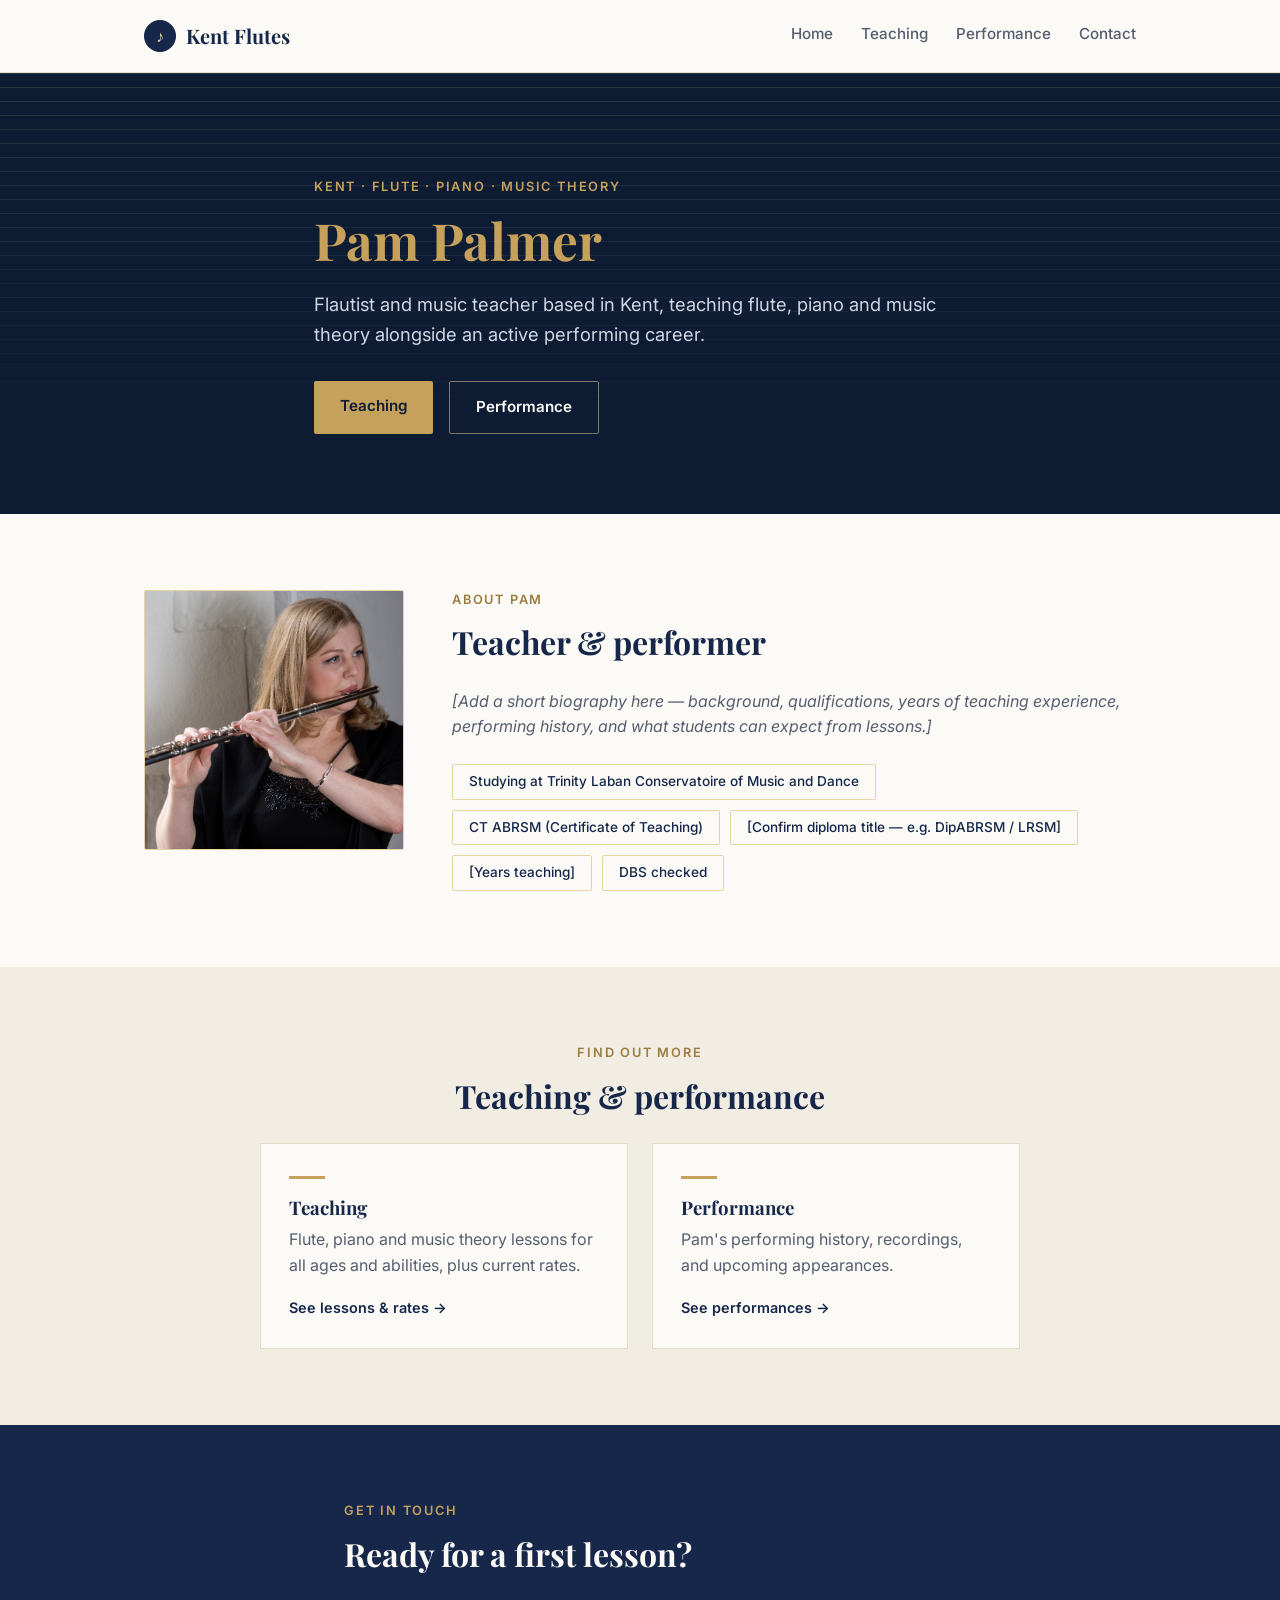
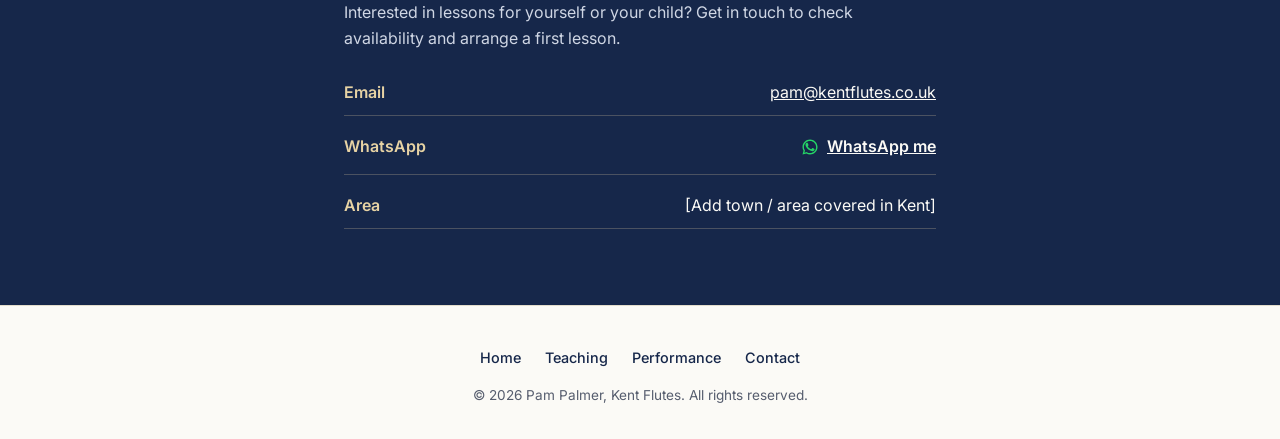
<file: index.html>
<!DOCTYPE html>
<html lang="en">
<head>
<meta charset="UTF-8">
<meta name="viewport" content="width=device-width, initial-scale=1.0">
<title>Pam Palmer | Kent Flutes — Flautist &amp; Music Teacher</title>
<meta name="description" content="Pam Palmer is a Kent-based flautist and music teacher, offering flute, piano and music theory lessons alongside an active performing career.">
<link rel="preconnect" href="https://fonts.googleapis.com">
<link rel="preconnect" href="https://fonts.gstatic.com" crossorigin>
<link href="https://fonts.googleapis.com/css2?family=Playfair+Display:wght@600;700&family=Inter:wght@400;500;600&display=swap" rel="stylesheet">
<link rel="stylesheet" href="styles.css">
</head>
<body>

<header class="site-header">
  <div class="wrap header-inner">
    <a class="brand" href="index.html">
      <span class="brand-mark" aria-hidden="true">♪</span>
      <span class="brand-text">Kent Flutes</span>
    </a>
    <nav class="nav" aria-label="Primary">
      <a href="index.html" aria-current="page">Home</a>
      <a href="teaching.html">Teaching</a>
      <a href="performance.html">Performance</a>
      <a href="index.html#contact">Contact</a>
    </nav>
  </div>
</header>

<main id="top">

  <section class="hero">
    <div class="hero-staff" aria-hidden="true"></div>
    <div class="wrap hero-inner">
      <p class="eyebrow">Kent &middot; Flute &middot; Piano &middot; Music Theory</p>
      <h1><span>Pam Palmer</span></h1>
      <p class="hero-lede">
        Flautist and music teacher based in Kent, teaching flute, piano and
        music theory alongside an active performing career.
      </p>
      <div class="hero-actions">
        <a class="btn btn-primary" href="teaching.html">Teaching</a>
        <a class="btn btn-ghost" href="performance.html">Performance</a>
      </div>
    </div>
  </section>

  <section id="about" class="section">
    <div class="wrap about-grid">
      <div class="about-photo">
        <img src="images/pam-playing.jpg" alt="Pam Palmer playing the flute">
      </div>
      <div class="about-copy">
        <p class="eyebrow eyebrow-dark">About Pam</p>
        <h2>Teacher &amp; performer</h2>
        <p>
          <em>[Add a short biography here — background, qualifications, years of
          teaching experience, performing history, and what students can expect
          from lessons.]</em>
        </p>
        <ul class="badges">
          <li>Studying at Trinity Laban Conservatoire of Music and Dance</li>
          <li>CT ABRSM (Certificate of Teaching)</li>
          <li>[Confirm diploma title — e.g. DipABRSM / LRSM]</li>
          <li>[Years teaching]</li>
          <li>DBS checked</li>
        </ul>
      </div>
    </div>
  </section>

  <section id="explore" class="section section-alt">
    <div class="wrap">
      <p class="eyebrow eyebrow-dark center">Find out more</p>
      <h2 class="center">Teaching &amp; performance</h2>
      <div class="link-cards">
        <a class="link-card" href="teaching.html">
          <span class="card-rule" aria-hidden="true"></span>
          <h3>Teaching</h3>
          <p>
            Flute, piano and music theory lessons for all ages and
            abilities, plus current rates.
          </p>
          <span class="link-card-cta">See lessons &amp; rates &rarr;</span>
        </a>
        <a class="link-card" href="performance.html">
          <span class="card-rule" aria-hidden="true"></span>
          <h3>Performance</h3>
          <p>
            Pam's performing history, recordings, and upcoming
            appearances.
          </p>
          <span class="link-card-cta">See performances &rarr;</span>
        </a>
      </div>
    </div>
  </section>

  <section id="contact" class="section section-dark">
    <div class="wrap contact-grid">
      <div>
        <p class="eyebrow">Get in touch</p>
        <h2>Ready for a first lesson?</h2>
        <p class="contact-lede">
          Interested in lessons for yourself or your child? Get in touch to
          check availability and arrange a first lesson.
        </p>
        <dl class="contact-details">
          <div>
            <dt>Email</dt>
            <dd><a href="mailto:pam@kentflutes.co.uk">pam@kentflutes.co.uk</a></dd>
          </div>
          <div>
            <dt>WhatsApp</dt>
            <dd>
              <a class="whatsapp-link" href="https://wa.me/44[ADD WHATSAPP NUMBER]" target="_blank" rel="noopener">
                <svg class="whatsapp-icon" viewBox="0 0 24 24" aria-hidden="true"><path d="M17.47 14.38c-.3-.15-1.76-.87-2.03-.97-.27-.1-.47-.15-.67.15-.2.3-.77.97-.94 1.17-.17.2-.35.22-.65.07-.3-.15-1.26-.46-2.4-1.48-.89-.79-1.48-1.76-1.66-2.06-.17-.3-.02-.46.13-.61.14-.14.3-.35.45-.52.15-.17.2-.3.3-.5.1-.2.05-.37-.02-.52-.07-.15-.67-1.6-.91-2.2-.24-.58-.49-.5-.67-.51h-.57c-.2 0-.52.07-.79.37-.27.3-1.04 1.02-1.04 2.48 0 1.46 1.07 2.87 1.22 3.07.15.2 2.1 3.2 5.08 4.49.71.31 1.26.49 1.69.63.71.22 1.36.19 1.87.12.57-.09 1.76-.72 2.01-1.41.25-.69.25-1.28.17-1.41-.07-.12-.27-.2-.57-.35z"/><path d="M12.02 2C6.5 2 2 6.47 2 11.96c0 1.84.5 3.56 1.38 5.04L2 22l5.17-1.35a10.01 10.01 0 0 0 4.85 1.24h.01c5.52 0 10.01-4.47 10.01-9.96C21.99 6.47 17.5 2 12.02 2Zm0 18.12h-.01a8.1 8.1 0 0 1-4.14-1.14l-.3-.17-3.07.8.82-2.98-.2-.31a8.08 8.08 0 0 1-1.25-4.36c0-4.47 3.65-8.1 8.16-8.1 2.18 0 4.22.85 5.76 2.39a8.05 8.05 0 0 1 2.39 5.73c0 4.47-3.66 8.14-8.16 8.14Z"/></svg>
                WhatsApp me
              </a>
            </dd>
          </div>
          <div>
            <dt>Area</dt>
            <dd>[Add town / area covered in Kent]</dd>
          </div>
        </dl>
      </div>
    </div>
  </section>

</main>

<footer class="site-footer">
  <div class="wrap footer-inner">
    <nav class="footer-nav" aria-label="Footer">
      <a href="index.html">Home</a>
      <a href="teaching.html">Teaching</a>
      <a href="performance.html">Performance</a>
      <a href="index.html#contact">Contact</a>
    </nav>
    <p>&copy; <span id="year"></span> Pam Palmer, Kent Flutes. All rights reserved.</p>
  </div>
</footer>

<script>
  document.getElementById('year').textContent = new Date().getFullYear();
</script>

</body>
</html>
</file>
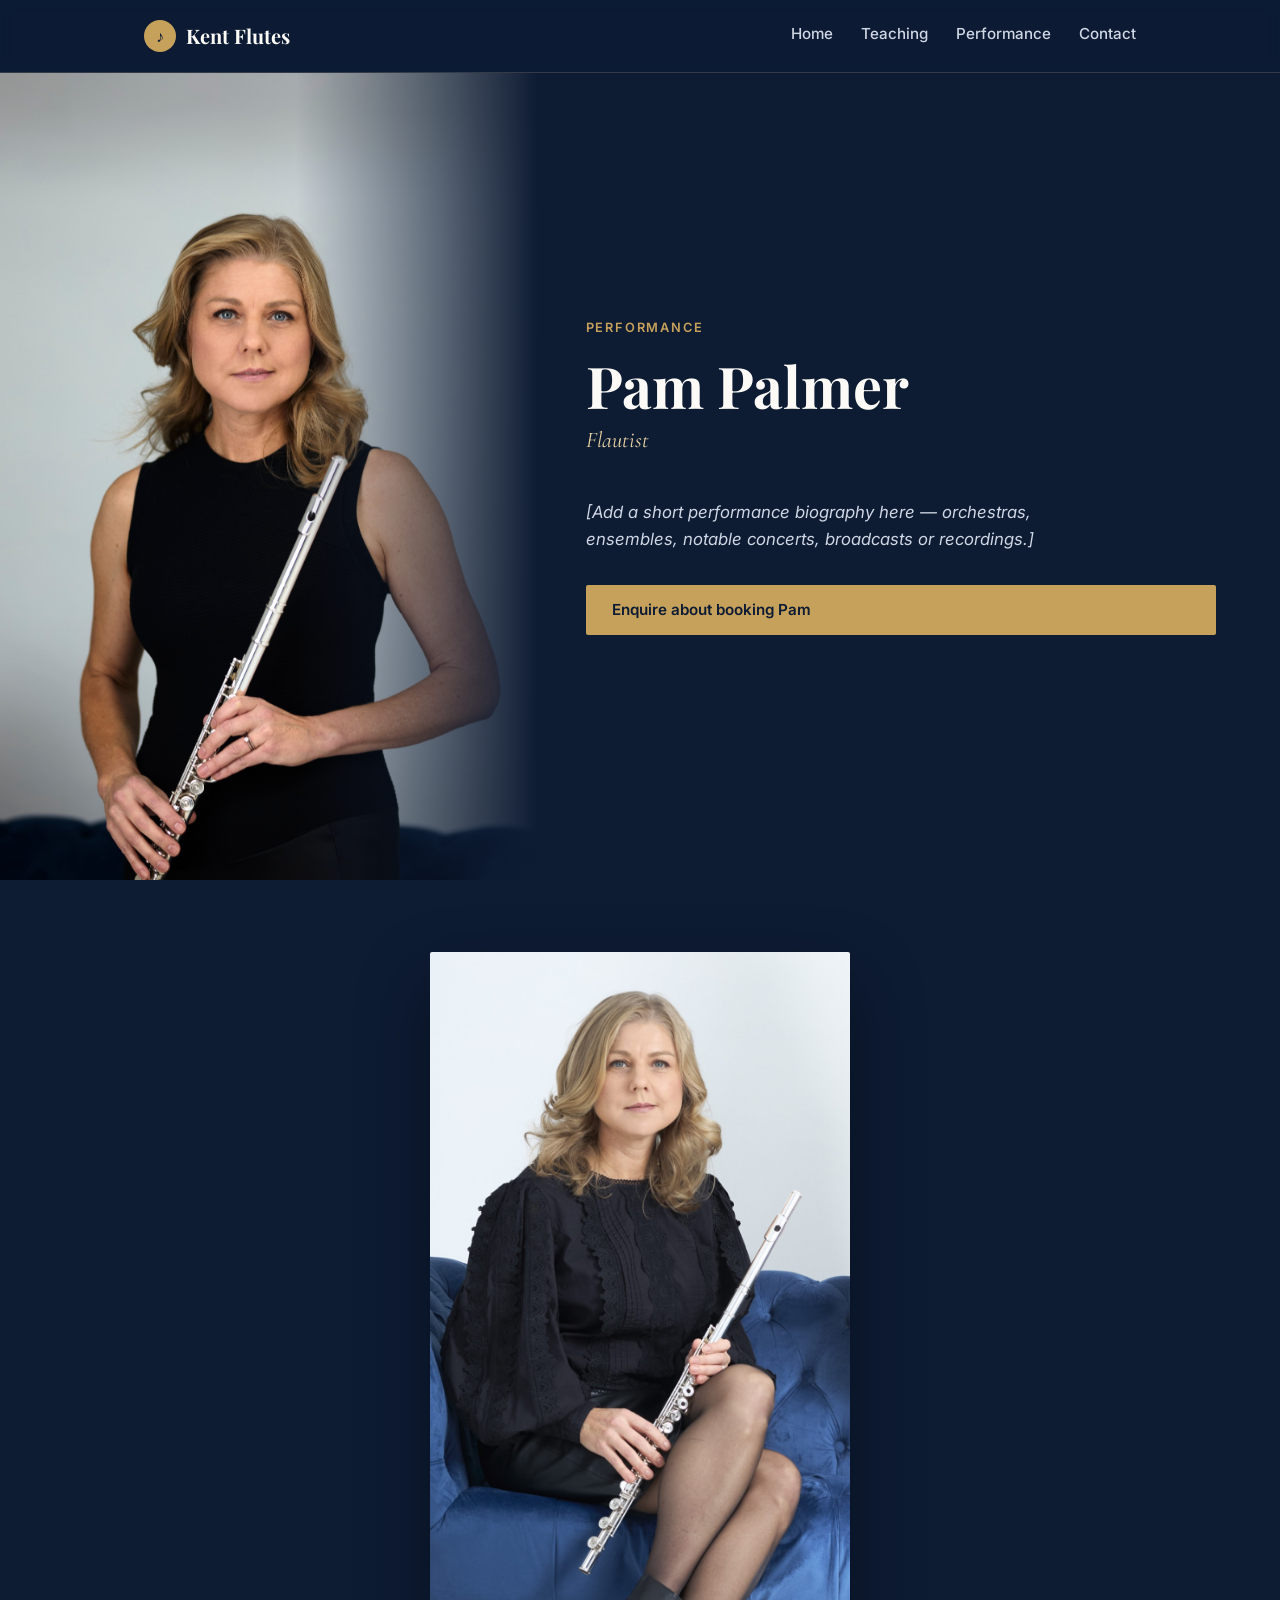
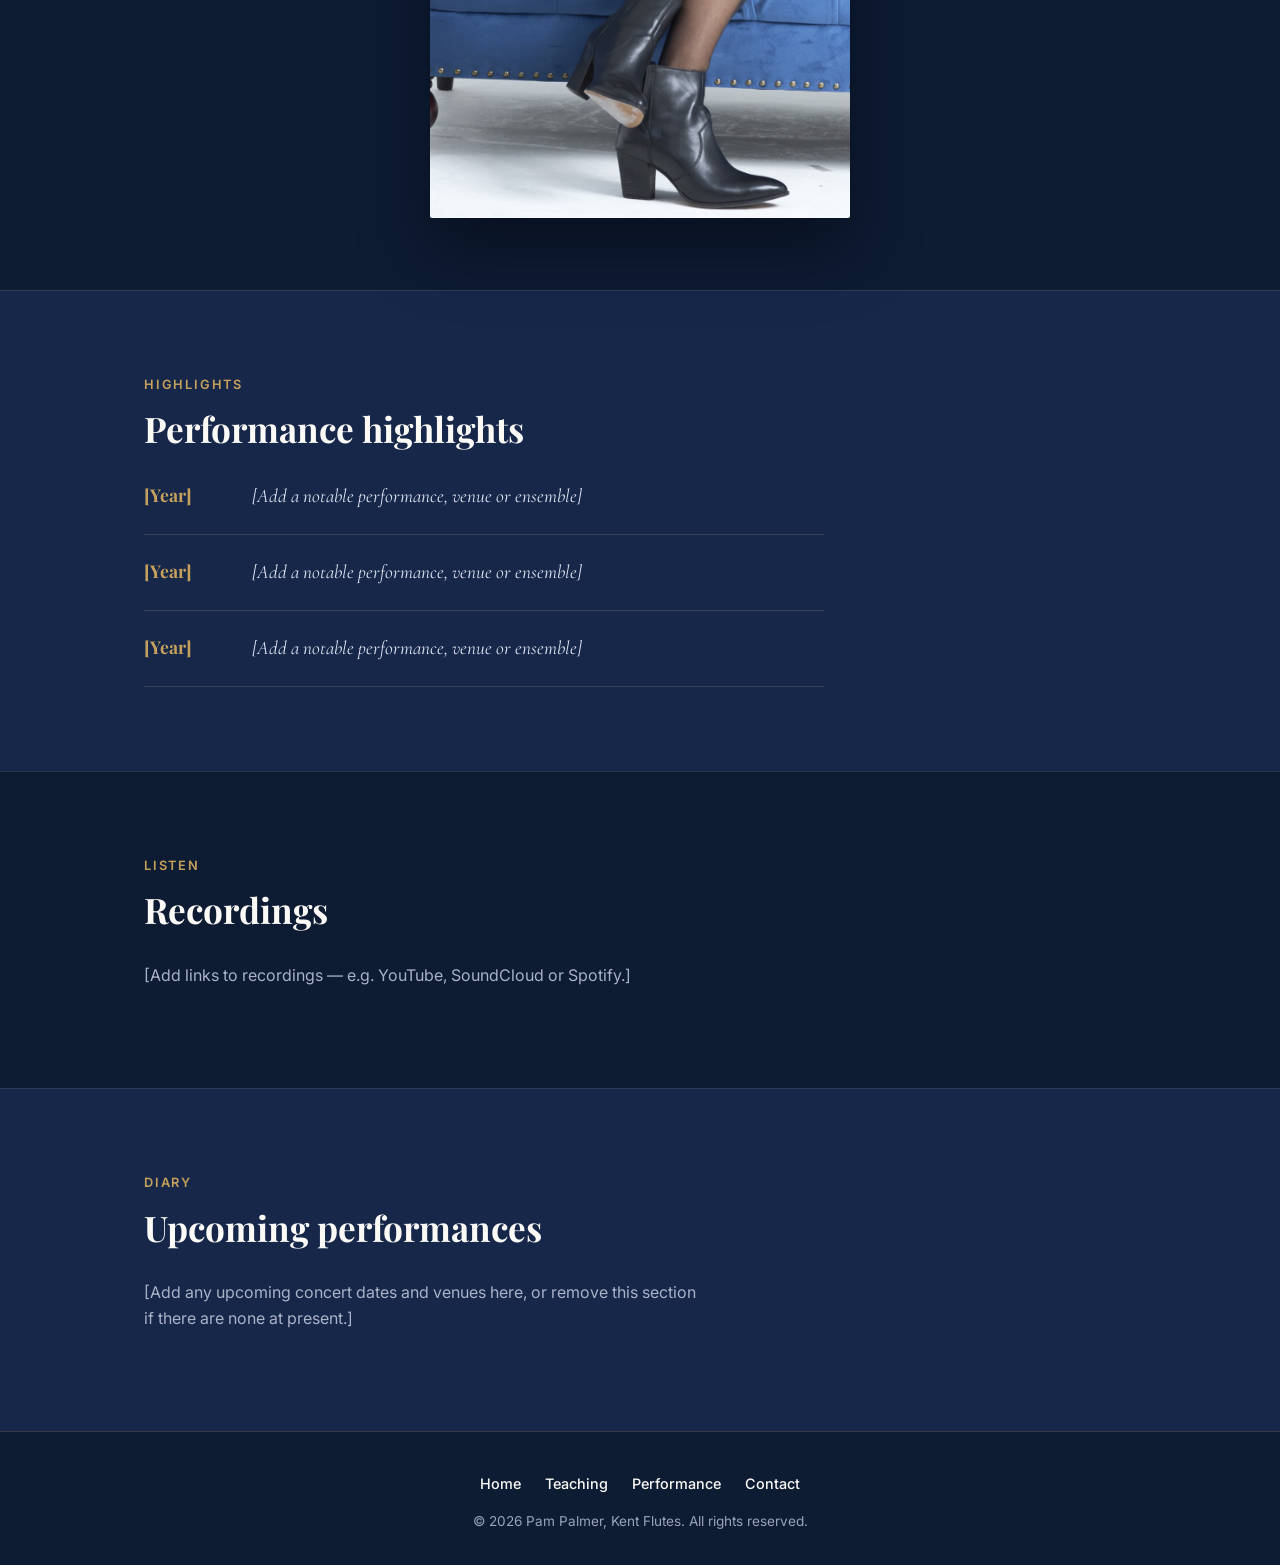
<file: performance.html>
<!DOCTYPE html>
<html lang="en">
<head>
<meta charset="UTF-8">
<meta name="viewport" content="width=device-width, initial-scale=1.0">
<title>Performance | Pam Palmer, Kent Flutes</title>
<meta name="description" content="Pam Palmer's performing history, recordings and upcoming appearances.">
<link rel="preconnect" href="https://fonts.googleapis.com">
<link rel="preconnect" href="https://fonts.gstatic.com" crossorigin>
<link href="https://fonts.googleapis.com/css2?family=Playfair+Display:wght@600;700&family=Cormorant+Garamond:ital,wght@1,500&family=Inter:wght@400;500;600&display=swap" rel="stylesheet">
<link rel="stylesheet" href="styles.css">
</head>
<body class="performance-page">

<header class="site-header">
  <div class="wrap header-inner">
    <a class="brand" href="index.html">
      <span class="brand-mark" aria-hidden="true">♪</span>
      <span class="brand-text">Kent Flutes</span>
    </a>
    <nav class="nav" aria-label="Primary">
      <a href="index.html">Home</a>
      <a href="teaching.html">Teaching</a>
      <a href="performance.html" aria-current="page">Performance</a>
      <a href="index.html#contact">Contact</a>
    </nav>
  </div>
</header>

<main>

  <section class="perf-hero">
    <div class="perf-hero-media">
      <img src="images/pam-performance.jpg" alt="Pam Palmer holding a flute">
    </div>
    <div class="perf-hero-panel">
      <p class="eyebrow">Performance</p>
      <h1>Pam Palmer</h1>
      <p class="perf-role">Flautist</p>
      <p class="perf-bio">
        <em>[Add a short performance biography here — orchestras, ensembles,
        notable concerts, broadcasts or recordings.]</em>
      </p>
      <a class="btn btn-primary" href="index.html#contact">Enquire about booking Pam</a>
    </div>
  </section>

  <section class="perf-gallery">
    <img src="images/pam-editorial.jpg" alt="Pam Palmer with her flute">
  </section>

  <section id="highlights" class="perf-section">
    <div class="wrap">
      <p class="eyebrow">Highlights</p>
      <h2>Performance highlights</h2>
      <ul class="perf-timeline">
        <li>
          <span class="perf-timeline-date">[Year]</span>
          <span class="perf-timeline-body">[Add a notable performance, venue or ensemble]</span>
        </li>
        <li>
          <span class="perf-timeline-date">[Year]</span>
          <span class="perf-timeline-body">[Add a notable performance, venue or ensemble]</span>
        </li>
        <li>
          <span class="perf-timeline-date">[Year]</span>
          <span class="perf-timeline-body">[Add a notable performance, venue or ensemble]</span>
        </li>
      </ul>
    </div>
  </section>

  <section id="recordings" class="perf-section perf-section-deep">
    <div class="wrap">
      <p class="eyebrow">Listen</p>
      <h2>Recordings</h2>
      <p class="perf-muted">[Add links to recordings — e.g. YouTube, SoundCloud or Spotify.]</p>
    </div>
  </section>

  <section id="upcoming" class="perf-section">
    <div class="wrap">
      <p class="eyebrow">Diary</p>
      <h2>Upcoming performances</h2>
      <p class="perf-muted">[Add any upcoming concert dates and venues here, or remove this section if there are none at present.]</p>
    </div>
  </section>

</main>

<footer class="site-footer">
  <div class="wrap footer-inner">
    <nav class="footer-nav" aria-label="Footer">
      <a href="index.html">Home</a>
      <a href="teaching.html">Teaching</a>
      <a href="performance.html">Performance</a>
      <a href="index.html#contact">Contact</a>
    </nav>
    <p>&copy; <span id="year"></span> Pam Palmer, Kent Flutes. All rights reserved.</p>
  </div>
</footer>

<script>
  document.getElementById('year').textContent = new Date().getFullYear();
</script>

</body>
</html>
</file>
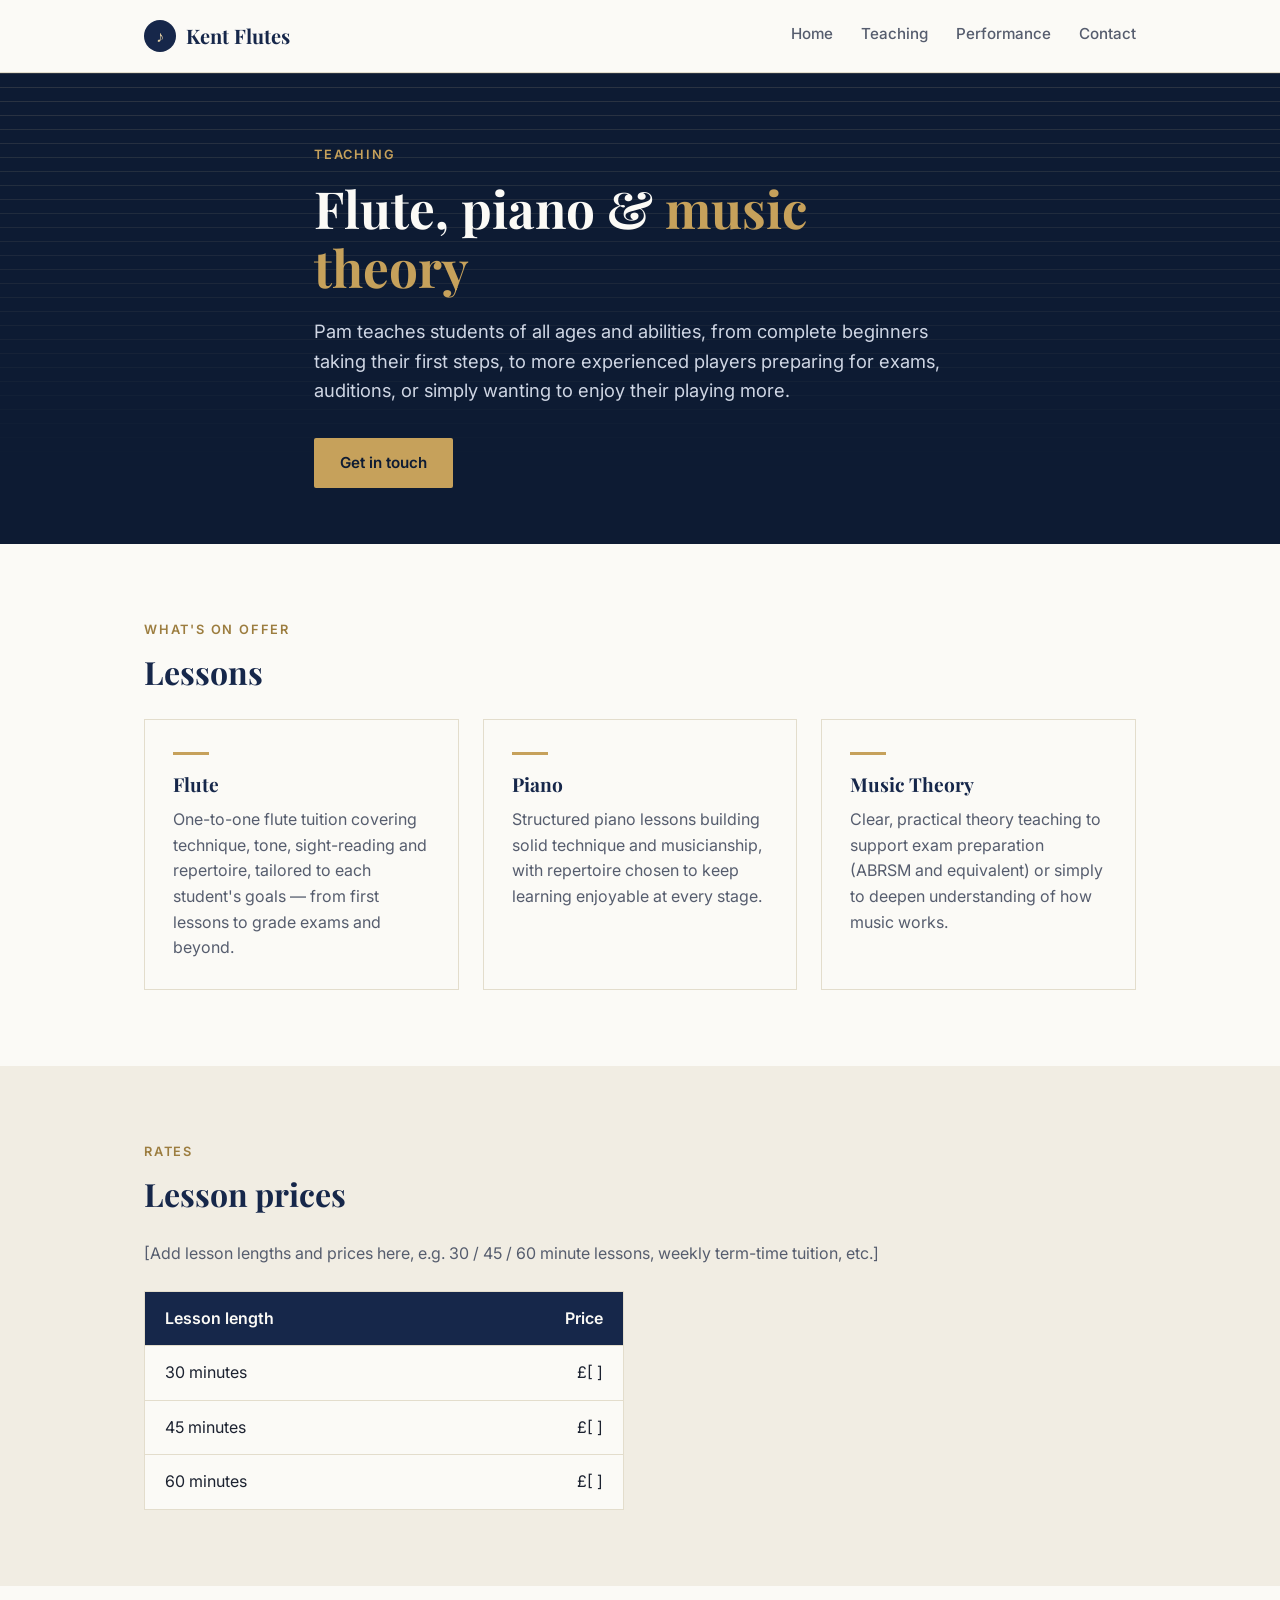
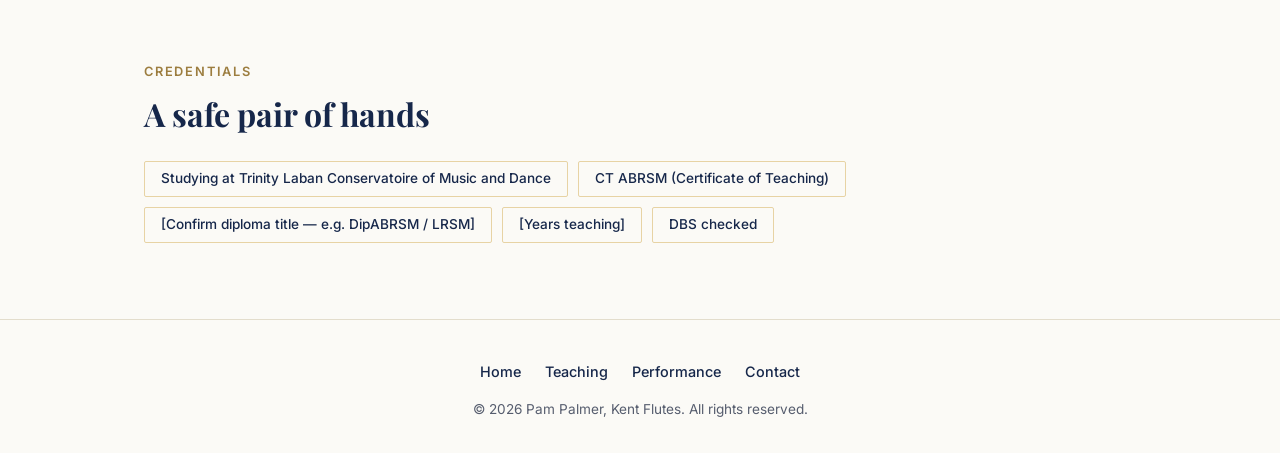
<file: teaching.html>
<!DOCTYPE html>
<html lang="en">
<head>
<meta charset="UTF-8">
<meta name="viewport" content="width=device-width, initial-scale=1.0">
<title>Teaching | Pam Palmer, Kent Flutes</title>
<meta name="description" content="Flute, piano and music theory lessons with Pam Palmer in Kent — for beginners through to advanced students, with current rates.">
<link rel="preconnect" href="https://fonts.googleapis.com">
<link rel="preconnect" href="https://fonts.gstatic.com" crossorigin>
<link href="https://fonts.googleapis.com/css2?family=Playfair+Display:wght@600;700&family=Inter:wght@400;500;600&display=swap" rel="stylesheet">
<link rel="stylesheet" href="styles.css">
</head>
<body>

<header class="site-header">
  <div class="wrap header-inner">
    <a class="brand" href="index.html">
      <span class="brand-mark" aria-hidden="true">♪</span>
      <span class="brand-text">Kent Flutes</span>
    </a>
    <nav class="nav" aria-label="Primary">
      <a href="index.html">Home</a>
      <a href="teaching.html" aria-current="page">Teaching</a>
      <a href="performance.html">Performance</a>
      <a href="index.html#contact">Contact</a>
    </nav>
  </div>
</header>

<main>

  <section class="hero hero-sub">
    <div class="hero-staff" aria-hidden="true"></div>
    <div class="wrap hero-inner">
      <p class="eyebrow">Teaching</p>
      <h1>Flute, piano &amp; <span>music theory</span></h1>
      <p class="hero-lede">
        Pam teaches students of all ages and abilities, from complete
        beginners taking their first steps, to more experienced players
        preparing for exams, auditions, or simply wanting to enjoy their
        playing more.
      </p>
      <div class="hero-actions">
        <a class="btn btn-primary" href="index.html#contact">Get in touch</a>
      </div>
    </div>
  </section>

  <section id="lessons" class="section">
    <div class="wrap">
      <p class="eyebrow eyebrow-dark">What's on offer</p>
      <h2>Lessons</h2>
      <div class="cards">
        <article class="card">
          <span class="card-rule" aria-hidden="true"></span>
          <h3>Flute</h3>
          <p>
            One-to-one flute tuition covering technique, tone, sight-reading
            and repertoire, tailored to each student's goals — from first
            lessons to grade exams and beyond.
          </p>
        </article>
        <article class="card">
          <span class="card-rule" aria-hidden="true"></span>
          <h3>Piano</h3>
          <p>
            Structured piano lessons building solid technique and musicianship,
            with repertoire chosen to keep learning enjoyable at every stage.
          </p>
        </article>
        <article class="card">
          <span class="card-rule" aria-hidden="true"></span>
          <h3>Music Theory</h3>
          <p>
            Clear, practical theory teaching to support exam preparation
            (ABRSM and equivalent) or simply to deepen understanding of how
            music works.
          </p>
        </article>
      </div>
    </div>
  </section>

  <section id="pricing" class="section section-alt">
    <div class="wrap">
      <p class="eyebrow eyebrow-dark">Rates</p>
      <h2>Lesson prices</h2>
      <p class="muted">[Add lesson lengths and prices here, e.g. 30 / 45 / 60 minute lessons, weekly term-time tuition, etc.]</p>
      <div class="pricing-table">
        <div class="price-row price-head">
          <span>Lesson length</span>
          <span>Price</span>
        </div>
        <div class="price-row">
          <span>30 minutes</span>
          <span>£[ ]</span>
        </div>
        <div class="price-row">
          <span>45 minutes</span>
          <span>£[ ]</span>
        </div>
        <div class="price-row">
          <span>60 minutes</span>
          <span>£[ ]</span>
        </div>
      </div>
    </div>
  </section>

  <section class="section">
    <div class="wrap">
      <p class="eyebrow eyebrow-dark">Credentials</p>
      <h2>A safe pair of hands</h2>
      <ul class="badges">
        <li>Studying at Trinity Laban Conservatoire of Music and Dance</li>
        <li>CT ABRSM (Certificate of Teaching)</li>
        <li>[Confirm diploma title — e.g. DipABRSM / LRSM]</li>
        <li>[Years teaching]</li>
        <li>DBS checked</li>
      </ul>
    </div>
  </section>

</main>

<footer class="site-footer">
  <div class="wrap footer-inner">
    <nav class="footer-nav" aria-label="Footer">
      <a href="index.html">Home</a>
      <a href="teaching.html">Teaching</a>
      <a href="performance.html">Performance</a>
      <a href="index.html#contact">Contact</a>
    </nav>
    <p>&copy; <span id="year"></span> Pam Palmer, Kent Flutes. All rights reserved.</p>
  </div>
</footer>

<script>
  document.getElementById('year').textContent = new Date().getFullYear();
</script>

</body>
</html>
</file>
<file: styles.css>
:root {
  --navy-deep: #0d1b33;
  --navy: #16274a;
  --navy-soft: #27406e;
  --gold: #c6a15b;
  --gold-soft: #e7d3a4;
  --ink: #1c2230;
  --ink-soft: #565d6e;
  --paper: #fbfaf6;
  --paper-alt: #f1ede3;
  --line: #e3ddcc;
  --font-display: "Playfair Display", serif;
  --font-body: "Inter", system-ui, sans-serif;
}

* { box-sizing: border-box; }

html { scroll-behavior: smooth; }

body {
  margin: 0;
  font-family: var(--font-body);
  color: var(--ink);
  background: var(--paper);
  line-height: 1.6;
}

.wrap {
  max-width: 1040px;
  margin: 0 auto;
  padding: 0 24px;
}

a { color: var(--navy); }

h1, h2, h3 {
  font-family: var(--font-display);
  color: var(--navy);
  margin: 0 0 0.5em;
  line-height: 1.15;
}

.center { text-align: center; }

.muted { color: var(--ink-soft); }

/* Header */
.site-header {
  position: sticky;
  top: 0;
  z-index: 10;
  background: rgba(251, 250, 246, 0.94);
  backdrop-filter: blur(6px);
  border-bottom: 1px solid var(--line);
}

.header-inner {
  display: flex;
  align-items: center;
  justify-content: space-between;
  height: 72px;
}

.brand {
  display: flex;
  align-items: center;
  gap: 10px;
  text-decoration: none;
  font-family: var(--font-display);
  font-weight: 700;
  font-size: 1.25rem;
  color: var(--navy);
}

.brand-mark {
  display: inline-flex;
  align-items: center;
  justify-content: center;
  width: 32px;
  height: 32px;
  border-radius: 50%;
  background: var(--navy);
  color: var(--gold-soft);
  font-size: 1rem;
}

.nav {
  display: flex;
  gap: 28px;
}

.nav a {
  text-decoration: none;
  color: var(--ink-soft);
  font-weight: 500;
  font-size: 0.95rem;
  border-bottom: 1px solid transparent;
  padding-bottom: 2px;
  transition: color 0.15s ease, border-color 0.15s ease;
}

.nav a:hover { color: var(--navy); border-color: var(--gold); }

/* Hero */
.hero {
  position: relative;
  padding: 104px 0 80px;
  background: var(--navy-deep);
  color: var(--paper);
  overflow: hidden;
}

.hero-staff {
  position: absolute;
  inset: 0;
  background-image: repeating-linear-gradient(
    to bottom,
    rgba(231, 211, 164, 0.14) 0,
    rgba(231, 211, 164, 0.14) 1px,
    transparent 1px,
    transparent 14px
  );
  mask-image: linear-gradient(to bottom, black, transparent 85%);
  pointer-events: none;
}

.hero-inner { position: relative; max-width: 700px; }

.eyebrow {
  text-transform: uppercase;
  letter-spacing: 0.14em;
  font-size: 0.8rem;
  font-weight: 600;
  color: var(--gold);
  margin: 0 0 14px;
}

.eyebrow-dark { color: #9c7d3f; }

.hero h1 {
  font-size: clamp(2.2rem, 4vw, 3.2rem);
  margin-bottom: 20px;
  color: var(--paper);
}

.hero h1 span { color: var(--gold); }

.hero-lede {
  font-size: 1.15rem;
  color: #cfd6e4;
  margin-bottom: 32px;
}

.hero-actions { display: flex; gap: 16px; flex-wrap: wrap; }

.btn {
  display: inline-block;
  padding: 13px 26px;
  border-radius: 2px;
  text-decoration: none;
  font-weight: 600;
  font-size: 0.95rem;
  transition: transform 0.15s ease, box-shadow 0.15s ease, background 0.15s ease;
}

.btn-primary {
  background: var(--gold);
  color: var(--navy-deep);
}

.btn-primary:hover { box-shadow: 0 8px 20px rgba(198, 161, 91, 0.35); transform: translateY(-1px); }

.btn-ghost {
  background: transparent;
  color: var(--paper);
  border: 1px solid rgba(231, 211, 164, 0.5);
}

.btn-ghost:hover { background: rgba(231, 211, 164, 0.1); border-color: var(--gold); }

.hero-sub { padding: 72px 0 56px; }

/* Sections */
.section { padding: 76px 0; }

.section-alt { background: var(--paper-alt); }

.section-dark {
  background: var(--navy);
  color: var(--paper);
}

.section-dark h2 { color: var(--paper); }

.section h2 {
  font-size: clamp(1.6rem, 3vw, 2rem);
  margin-bottom: 28px;
}

/* About */
.about-grid {
  display: grid;
  grid-template-columns: 260px 1fr;
  gap: 48px;
  align-items: start;
}

.about-photo {
  aspect-ratio: 1;
  border-radius: 2px;
  background: var(--paper-alt);
  border: 1px solid var(--gold-soft);
  overflow: hidden;
}

.about-photo img {
  width: 100%;
  height: 100%;
  object-fit: cover;
  object-position: top center;
  display: block;
}

.about-copy em { color: var(--ink-soft); }

.badges {
  list-style: none;
  padding: 0;
  margin: 24px 0 0;
  display: flex;
  flex-wrap: wrap;
  gap: 10px;
}

.badges li {
  background: var(--paper);
  border: 1px solid var(--gold-soft);
  border-radius: 2px;
  padding: 6px 16px;
  font-size: 0.85rem;
  color: var(--navy);
  font-weight: 500;
}

/* Lesson cards */
.cards {
  display: grid;
  grid-template-columns: repeat(auto-fit, minmax(240px, 1fr));
  gap: 24px;
}

.card {
  position: relative;
  background: var(--paper);
  border: 1px solid var(--line);
  padding: 32px 28px 28px;
}

.card-rule {
  display: block;
  width: 36px;
  height: 3px;
  background: var(--gold);
  margin-bottom: 18px;
}

.card h3 {
  font-size: 1.2rem;
  color: var(--navy);
  margin-bottom: 12px;
}

.card p { color: var(--ink-soft); margin: 0; }

/* Link cards (home page teasers) */
.link-cards {
  display: grid;
  grid-template-columns: repeat(auto-fit, minmax(260px, 1fr));
  gap: 24px;
  max-width: 760px;
  margin: 0 auto;
}

.link-card {
  display: block;
  background: var(--paper);
  border: 1px solid var(--line);
  padding: 32px 28px 28px;
  text-decoration: none;
  transition: border-color 0.15s ease, transform 0.15s ease;
}

.link-card:hover {
  border-color: var(--gold);
  transform: translateY(-2px);
}

.link-card h3 { color: var(--navy); }

.link-card p { color: var(--ink-soft); margin: 0 0 16px; }

.link-card-cta {
  font-weight: 600;
  font-size: 0.9rem;
  color: var(--navy);
}

.link-card:hover .link-card-cta { color: var(--gold); }

/* Timeline (performance highlights) */
.timeline {
  list-style: none;
  margin: 24px 0 0;
  padding: 0;
  max-width: 640px;
}

.timeline li {
  display: flex;
  gap: 24px;
  padding: 16px 0;
  border-bottom: 1px solid var(--line);
}

.timeline li:first-child { padding-top: 0; }

.timeline-date {
  flex: 0 0 72px;
  font-family: var(--font-display);
  font-weight: 700;
  color: var(--gold);
}

.timeline-body { color: var(--ink-soft); }

/* Pricing */
.pricing-table {
  max-width: 480px;
  border: 1px solid var(--line);
  overflow: hidden;
  margin-top: 24px;
}

.price-row {
  display: flex;
  justify-content: space-between;
  padding: 14px 20px;
  border-bottom: 1px solid var(--line);
  background: var(--paper);
}

.price-row:last-child { border-bottom: none; }

.price-head {
  background: var(--navy);
  color: var(--paper);
  font-weight: 600;
}

/* Contact */
.contact-grid { max-width: 640px; }

.contact-lede { color: #cfd6e4; }

.contact-details {
  margin: 28px 0 0;
  display: grid;
  gap: 18px;
}

.contact-details div {
  display: flex;
  justify-content: space-between;
  border-bottom: 1px solid rgba(231, 211, 164, 0.25);
  padding-bottom: 10px;
}

.contact-details dt {
  font-weight: 600;
  color: var(--gold-soft);
}

.contact-details dd {
  margin: 0;
  color: var(--paper);
}

.contact-details dd a { color: var(--paper); }

.whatsapp-link {
  display: inline-flex;
  align-items: center;
  gap: 8px;
  font-weight: 600;
}

.whatsapp-icon {
  width: 18px;
  height: 18px;
  fill: #25d366;
  flex-shrink: 0;
}

/* Footer */
.site-footer {
  padding: 40px 0 32px;
  text-align: center;
  color: var(--ink-soft);
  font-size: 0.85rem;
  border-top: 1px solid var(--line);
}

.footer-inner p { margin: 0; }

.footer-nav {
  display: flex;
  justify-content: center;
  gap: 24px;
  margin-bottom: 16px;
}

.footer-nav a {
  color: var(--navy);
  text-decoration: none;
  font-size: 0.9rem;
  font-weight: 500;
}

.footer-nav a:hover { color: var(--gold); }

@media (max-width: 640px) {
  .nav { display: none; }
  .about-grid { grid-template-columns: 1fr; }
  .about-photo { max-width: 200px; }
  .contact-details div { flex-direction: column; gap: 4px; }
  .footer-nav { flex-wrap: wrap; gap: 12px 20px; }
  .timeline li { gap: 14px; }
}

/* ============================================= */
/* Performance page — glossier editorial theme    */
/* ============================================= */

.performance-page { background: var(--navy-deep); }

.performance-page .site-header {
  background: rgba(13, 27, 51, 0.92);
  border-bottom-color: rgba(231, 211, 164, 0.18);
}

.performance-page .brand,
.performance-page .brand-mark { color: var(--paper); }

.performance-page .brand-mark { background: var(--gold); color: var(--navy-deep); }

.performance-page .nav a { color: #cfd6e4; }

.performance-page .nav a:hover { color: var(--gold); border-color: var(--gold); }

.performance-page .site-footer {
  background: var(--navy-deep);
  border-top-color: rgba(231, 211, 164, 0.18);
  color: #9aa3b8;
}

.performance-page .footer-nav a { color: var(--paper); }

.performance-page .footer-nav a:hover { color: var(--gold); }

/* Split hero */
.perf-hero {
  display: grid;
  grid-template-columns: minmax(280px, 42%) 1fr;
  min-height: 600px;
}

.perf-hero-media {
  position: relative;
  overflow: hidden;
  background: var(--navy-deep);
}

.perf-hero-media img {
  width: 100%;
  height: 100%;
  object-fit: cover;
  object-position: top center;
  display: block;
}

.perf-hero-media::after {
  content: "";
  position: absolute;
  inset: 0;
  background: linear-gradient(to right, transparent 55%, var(--navy-deep) 100%);
}

.perf-hero-panel {
  display: flex;
  flex-direction: column;
  justify-content: center;
  padding: 64px 64px 64px 48px;
  background: var(--navy-deep);
}

.performance-page .eyebrow { color: var(--gold); }

.perf-hero-panel h1 {
  font-size: clamp(2.4rem, 5vw, 3.6rem);
  color: var(--paper);
  margin-bottom: 4px;
}

.perf-role {
  font-family: "Cormorant Garamond", serif;
  font-style: italic;
  font-size: 1.4rem;
  color: var(--gold-soft);
  margin: 0 0 24px;
}

.perf-bio {
  font-size: 1.05rem;
  color: #cfd6e4;
  max-width: 44ch;
  margin-bottom: 32px;
}

.perf-bio em { color: #cfd6e4; }

.perf-gallery {
  display: flex;
  justify-content: center;
  padding: 72px 24px;
  background: var(--navy-deep);
}

.perf-gallery img {
  width: 100%;
  max-width: 420px;
  height: auto;
  display: block;
  border-radius: 2px;
  box-shadow: 0 30px 70px rgba(0, 0, 0, 0.4);
}

/* Dark sections */
.perf-section {
  padding: 84px 0;
  background: var(--navy);
  color: var(--paper);
  border-top: 1px solid rgba(231, 211, 164, 0.12);
}

.perf-section-deep { background: var(--navy-deep); }

.perf-section h2 {
  font-size: clamp(1.7rem, 3vw, 2.2rem);
  color: var(--paper);
  margin-bottom: 32px;
}

.perf-muted { color: #aab2c6; max-width: 56ch; }

.perf-timeline {
  list-style: none;
  margin: 0;
  padding: 0;
  max-width: 680px;
}

.perf-timeline li {
  display: flex;
  gap: 32px;
  align-items: baseline;
  padding: 22px 0;
  border-bottom: 1px solid rgba(231, 211, 164, 0.15);
}

.perf-timeline li:first-child { padding-top: 0; }

.perf-timeline-date {
  flex: 0 0 76px;
  font-family: var(--font-display);
  font-weight: 700;
  font-size: 1.1rem;
  color: var(--gold);
}

.perf-timeline-body {
  font-family: "Cormorant Garamond", serif;
  font-style: italic;
  font-size: 1.2rem;
  color: #dde2ee;
}

@media (max-width: 760px) {
  .perf-hero { grid-template-columns: 1fr; }
  .perf-hero-media { height: 420px; }
  .perf-hero-media::after {
    background: linear-gradient(to bottom, transparent 55%, var(--navy-deep) 100%);
  }
  .perf-hero-panel { padding: 40px 24px 56px; }
  .perf-timeline li { flex-direction: column; gap: 6px; }
  .perf-gallery { padding: 48px 24px; }
}
</file>
